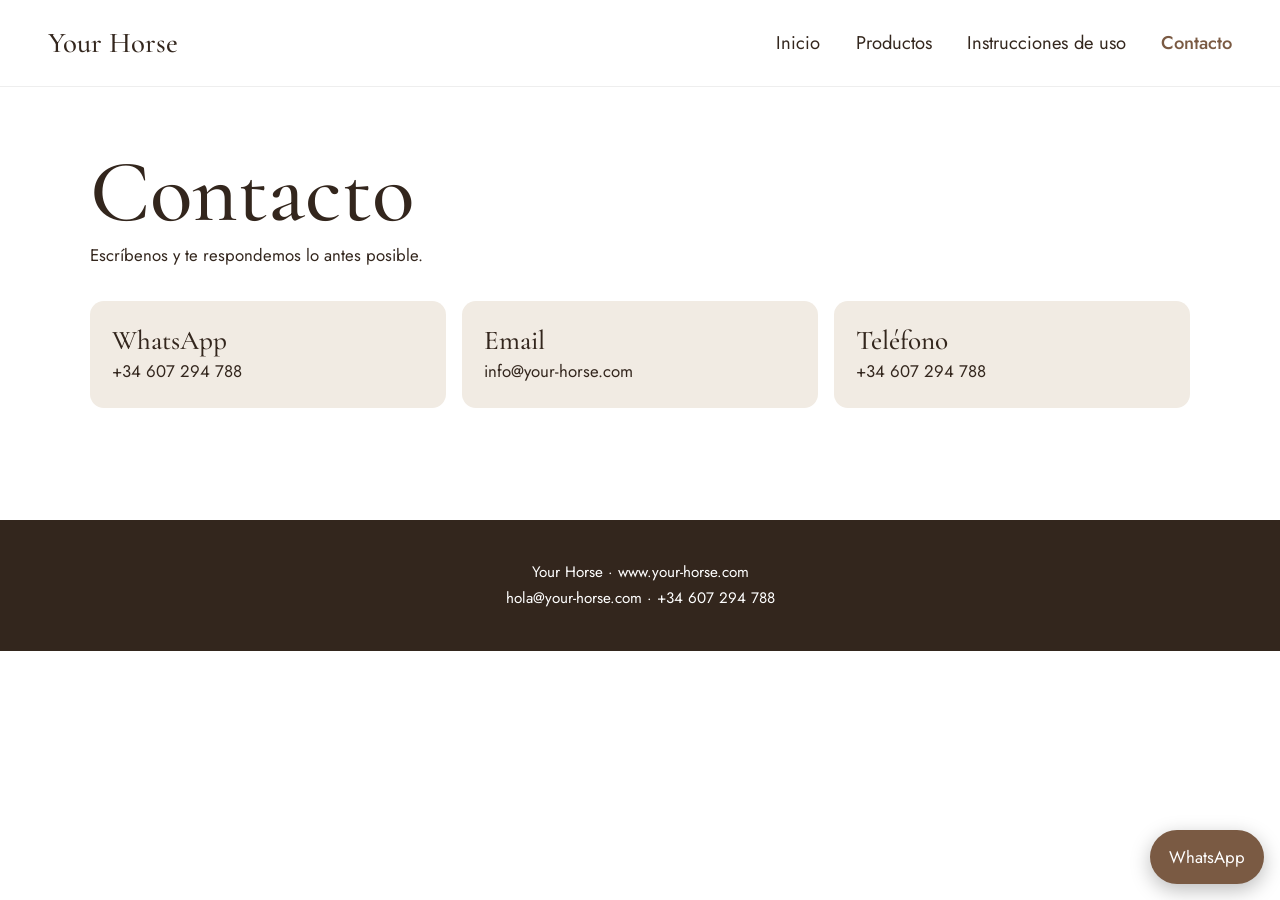
<file: contacto.html>
<!DOCTYPE html>
<html lang="es"><head><meta charset="utf-8"><meta name="viewport" content="width=device-width,initial-scale=1">
<title>Contacto · Your Horse</title><meta name="description" content="Escríbenos por WhatsApp, email o teléfono y te ayudamos a elegir tu placa Your Horse.">
<link rel="canonical" href="https://www.your-horse.com/contacto.html">
<meta property="og:title" content="Contacto · Your Horse"><meta property="og:description" content="Escríbenos por WhatsApp, email o teléfono y te ayudamos a elegir tu placa Your Horse."><meta property="og:type" content="website"><meta property="og:url" content="https://www.your-horse.com/contacto.html"><meta property="og:image" content="https://www.your-horse.com/media/portada.jpg">
<link rel="preconnect" href="https://fonts.googleapis.com"><link rel="preconnect" href="https://fonts.gstatic.com" crossorigin>
<link href="https://fonts.googleapis.com/css2?family=Cormorant+Garamond:wght@500&family=Jost:wght@400;500&display=swap" rel="stylesheet">
<link rel="stylesheet" href="style.css"></head>
<body data-page="contacto">
<main class="sec top"><div class="wrap"><h1>Contacto</h1><p>Escríbenos y te respondemos lo antes posible.</p>
<div class="links">
<a href="https://wa.me/34607294788?text=Hola%2C%20quiero%20informaci%C3%B3n%20sobre%20Your%20Horse." target="_blank" rel="noopener"><b>WhatsApp</b>+34 607 294 788</a>
<a href="mailto:info@your-horse.com"><b>Email</b>info@your-horse.com</a>
<a href="tel:+34607294788"><b>Teléfono</b>+34 607 294 788</a></div></div></main>
<script src="script.js"></script></body></html>
</file>
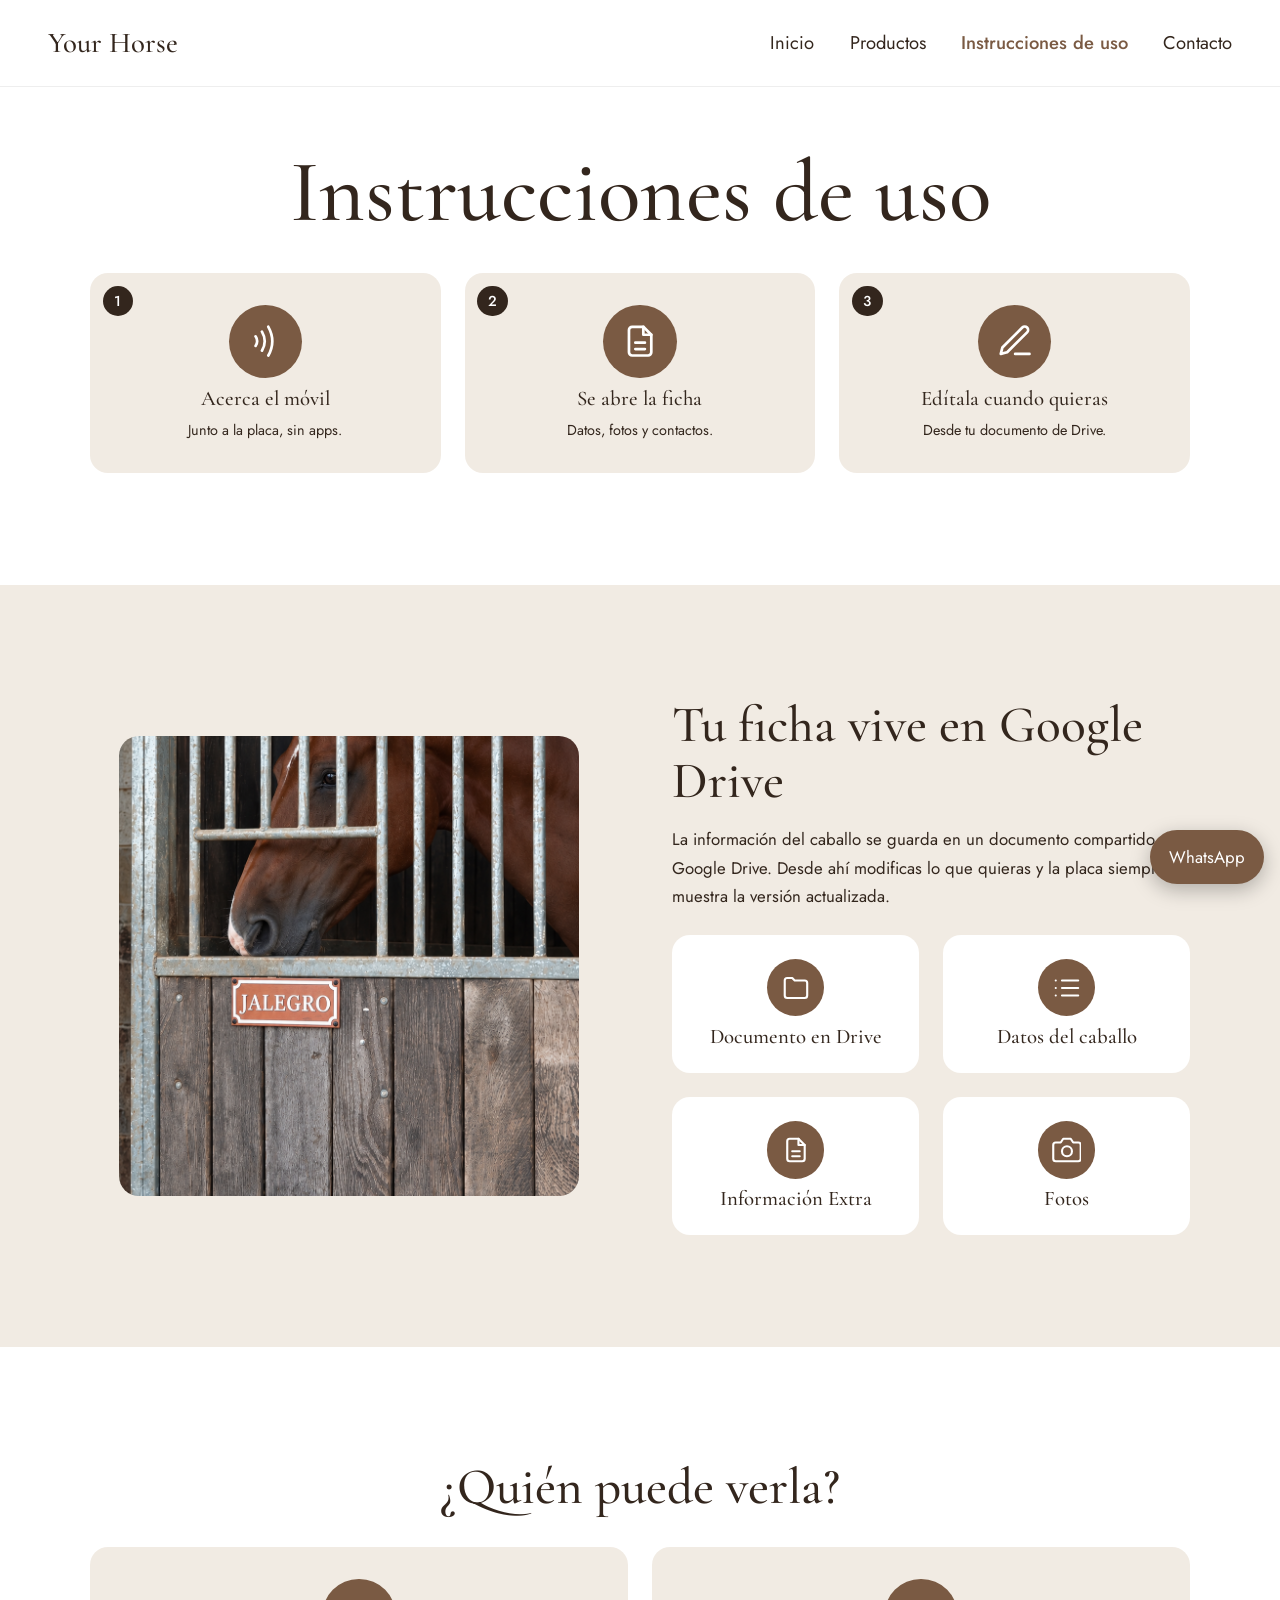
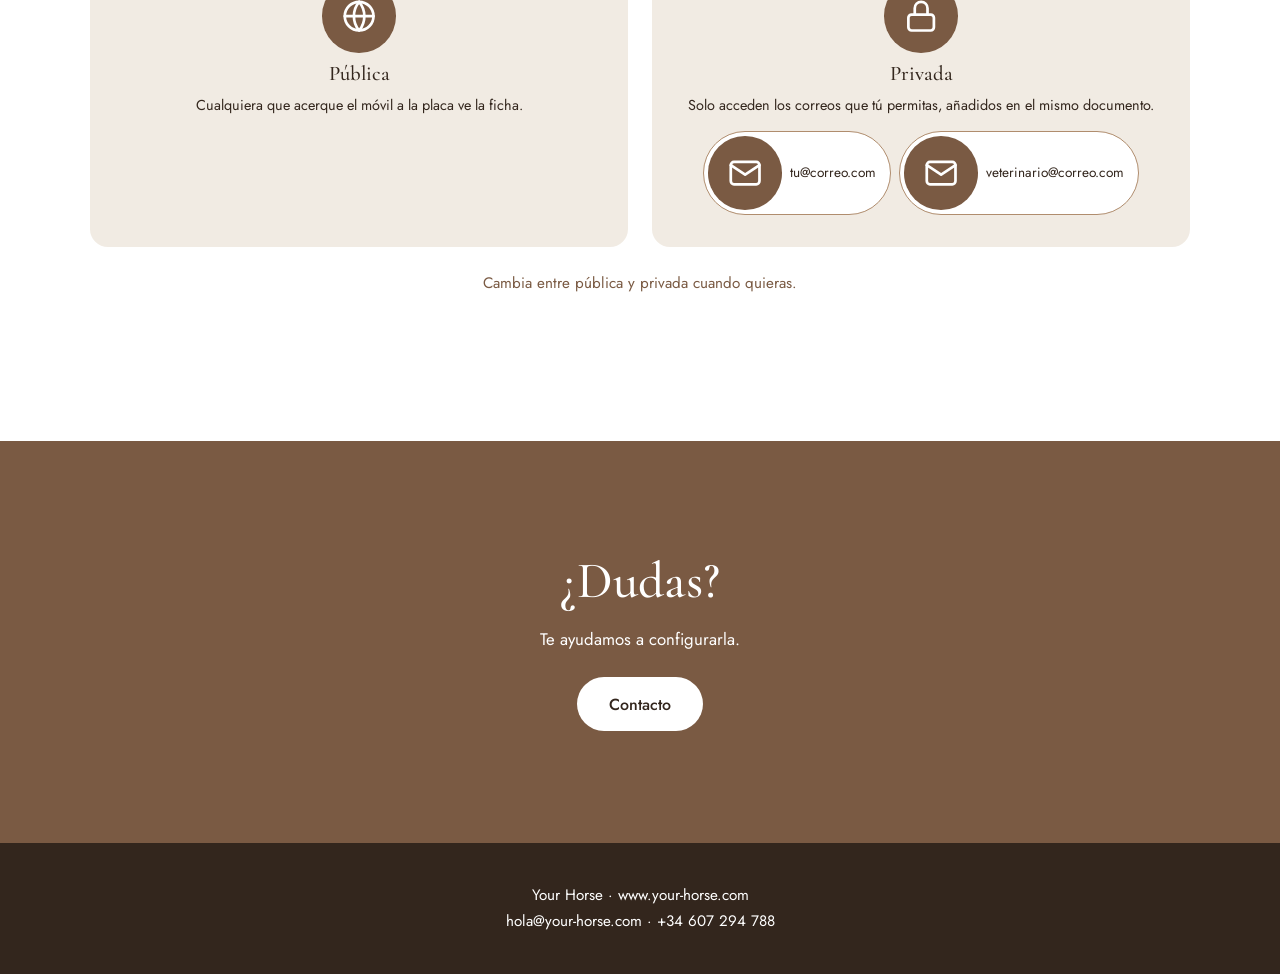
<file: instrucciones.html>
<!DOCTYPE html>
<html lang="es"><head><meta charset="utf-8"><meta name="viewport" content="width=device-width,initial-scale=1">
<title>Instrucciones de uso · Your Horse</title><meta name="description" content="Cómo usar tu placa Your Horse: acerca el móvil, edita la ficha en Google Drive y decide si es pública o privada.">
<link rel="canonical" href="https://www.your-horse.com/instrucciones.html">
<meta property="og:title" content="Instrucciones de uso · Your Horse"><meta property="og:description" content="Cómo usar tu placa Your Horse: acerca el móvil, edita la ficha en Google Drive y decide si es pública o privada."><meta property="og:type" content="website"><meta property="og:url" content="https://www.your-horse.com/instrucciones.html"><meta property="og:image" content="https://www.your-horse.com/media/portada.jpg">
<link rel="preconnect" href="https://fonts.googleapis.com"><link rel="preconnect" href="https://fonts.gstatic.com" crossorigin>
<link href="https://fonts.googleapis.com/css2?family=Cormorant+Garamond:wght@500&family=Jost:wght@400;500&display=swap" rel="stylesheet">
<link rel="stylesheet" href="style.css"></head>
<body data-page="instrucciones">
<main>
<section class="sec top"><div class="wrap"><h1 class="c">Instrucciones de uso</h1>
<div class="tiles k3">
<div class="tile big"><em class="num">1</em><i data-i="nfc"></i><b>Acerca el móvil</b><span>Junto a la placa, sin apps.</span></div>
<div class="tile big"><em class="num">2</em><i data-i="doc"></i><b>Se abre la ficha</b><span>Datos, fotos y contactos.</span></div>
<div class="tile big"><em class="num">3</em><i data-i="pencil"></i><b>Edítala cuando quieras</b><span>Desde tu documento de Drive.</span></div></div></div></section>
<section class="sec sand"><div class="wrap rv"><div class="cust"><div class="ph show"><img src="media/placa-caballo.PNG" alt="Placa Your Horse en la cuadra" loading="lazy"></div>
<div><h2>Tu ficha vive en Google Drive</h2><p>La información del caballo se guarda en un documento compartido de Google Drive. Desde ahí modificas lo que quieras y la placa siempre muestra la versión actualizada.</p>
<div class="tiles t2" style="margin-top:1.5rem"><div class="tile"><i data-i="folder"></i><b>Documento en Drive</b></div><div class="tile"><i data-i="list"></i><b>Datos del caballo</b></div><div class="tile"><i data-i="doc"></i><b>Información Extra</b></div><div class="tile"><i data-i="camera"></i><b>Fotos</b></div></div></div></div></div></section>
<section class="sec"><div class="wrap rv"><h2 class="c">¿Quién puede verla?</h2><div class="tiles k">
<div class="tile big"><i data-i="globe"></i><b>Pública</b><span>Cualquiera que acerque el móvil a la placa ve la ficha.</span></div>
<div class="tile big"><i data-i="lock"></i><b>Privada</b><span>Solo acceden los correos que tú permitas, añadidos en el mismo documento.</span>
<ul class="mails"><li><i data-i="mail"></i>tu@correo.com</li><li><i data-i="mail"></i>veterinario@correo.com</li></ul></div></div>
<p class="note c" style="margin-top:1.5rem">Cambia entre pública y privada cuando quieras.</p></div></section>
<section class="sec cta"><div class="rv"><h2>¿Dudas?</h2><p>Te ayudamos a configurarla.</p><a class="btn light" href="contacto.html">Contacto</a></div></section>
</main>
<script src="script.js"></script></body></html>
</file>
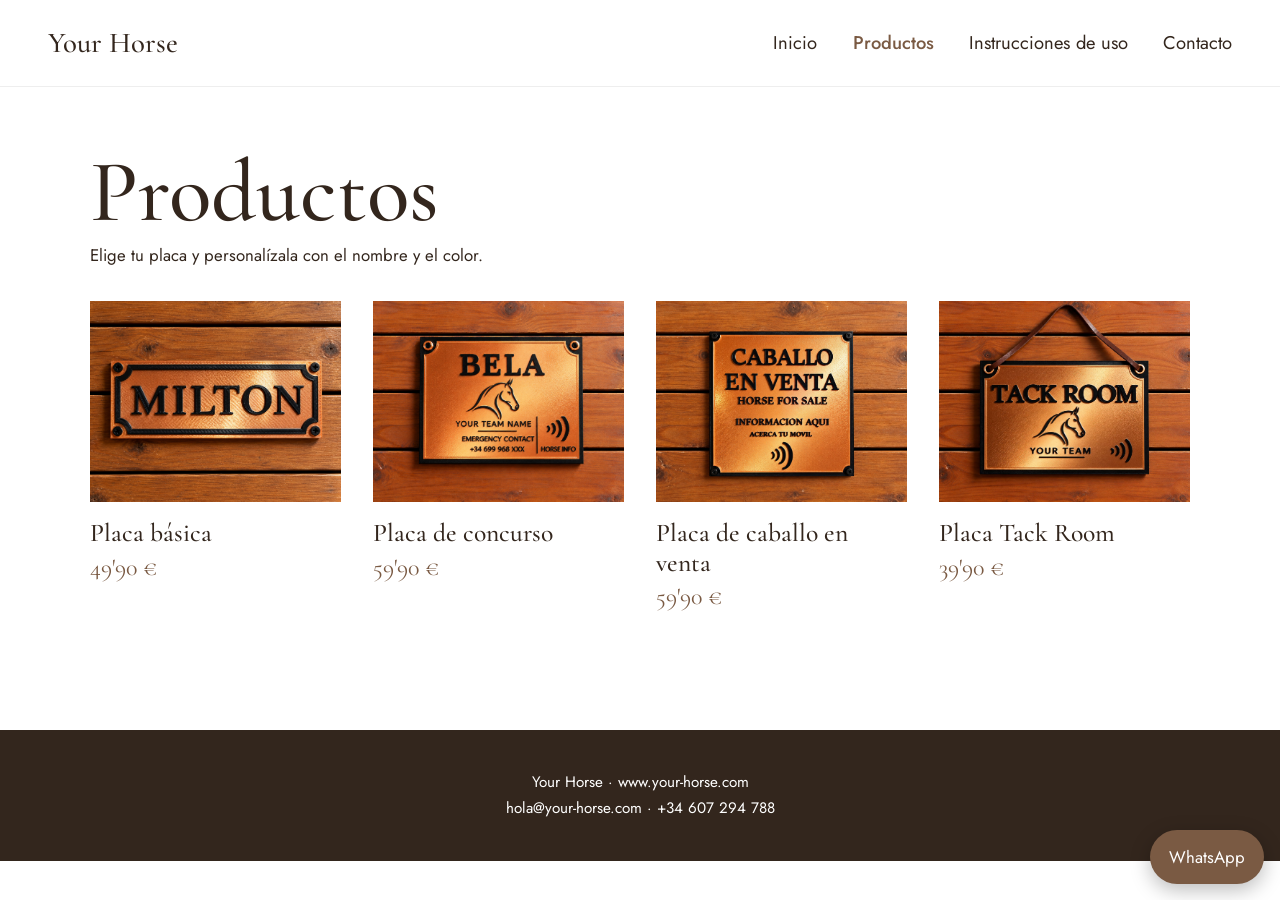
<file: productos.html>
<!DOCTYPE html>
<html lang="es"><head><meta charset="utf-8"><meta name="viewport" content="width=device-width,initial-scale=1">
<title>Productos · Your Horse</title><meta name="description" content="Placa básica 49'90 €, placa de concurso 59'90 €, placa de caballo en venta 59'90 € y placa Tack Room 39'90 €. Personalizadas con el nombre de tu caballo.">
<link rel="canonical" href="https://www.your-horse.com/productos.html">
<meta property="og:title" content="Productos · Your Horse"><meta property="og:description" content="Placa básica 49'90 €, placa de concurso 59'90 €, placa de caballo en venta 59'90 € y placa Tack Room 39'90 €. Personalizadas con el nombre de tu caballo."><meta property="og:type" content="website"><meta property="og:url" content="https://www.your-horse.com/productos.html"><meta property="og:image" content="https://www.your-horse.com/media/portada.jpg">
<link rel="preconnect" href="https://fonts.googleapis.com"><link rel="preconnect" href="https://fonts.gstatic.com" crossorigin>
<link href="https://fonts.googleapis.com/css2?family=Cormorant+Garamond:wght@500&family=Jost:wght@400;500&display=swap" rel="stylesheet">
<link rel="stylesheet" href="style.css"></head>
<body data-page="productos">
    
<main class="sec top"><div class="wrap"><h1 class="rv">Productos</h1><p>Elige tu placa y personalízala con el nombre y el color.</p>
<div class="grid">
<a class="card rv" href="placa-basica.html"><div class="ph"><img src="media/placa-basica-bronce.jpg" alt="Placa básica" loading="lazy"></div><h3>Placa básica</h3><p class="price">49'90 €</p></a>
<a class="card rv" href="placa-concurso.html"><div class="ph"><img src="media/placa-concurso.jpg" alt="Placa de concurso" loading="lazy"></div><h3>Placa de concurso</h3><p class="price">59'90 €</p></a>
<a class="card rv" href="placa-venta.html"><div class="ph"><img src="media/placa-venta.jpg" alt="Placa de caballo en venta" loading="lazy"></div><h3>Placa de caballo en venta</h3><p class="price">59'90 €</p></a>
<a class="card rv" href="placa-pack.html"><div class="ph"><img src="media/placa-extra.jpg" alt="Placa Tack Room" loading="lazy"></div><h3>Placa Tack Room</h3><p class="price">39'90 €</p></a>
</div></div></main><script src="script.js"></script></body></html>
</file>
<file: style.css>
:root{--sand:#f1ebe3;--tan:#b08d6e;--brown:#7a5a43;--deep:#33261d}
*{box-sizing:border-box;margin:0;padding:0}
html{scroll-behavior:smooth}
body{font:400 1.05rem/1.7 'Jost',sans-serif;color:var(--deep);background:#fff}
img,video{display:block;width:100%;height:100%;object-fit:cover}
h1,h2,h3{font-family:'Cormorant Garamond',serif;font-weight:500;line-height:1.1}
h1{font-size:clamp(2.6rem,11vw,5.5rem)}h2{font-size:clamp(2rem,7vw,3.2rem);margin-bottom:1rem}h3{font-size:1.8rem}
a{color:inherit}
.wrap{max-width:1100px;margin:auto}
.sec{padding:4.5rem 1.25rem}.top{padding-top:7.5rem}.sand{background:var(--sand)}
.btn{display:inline-block;padding:.95rem 2rem;background:var(--brown);color:#fff;text-decoration:none;border-radius:999px;font:500 1rem 'Jost',sans-serif;border:0;cursor:pointer;transition:background .3s}
.btn:hover,.btn:focus-visible{background:var(--deep)}.btn.light{background:#fff;color:var(--deep)}
:focus-visible{outline:2px solid var(--tan);outline-offset:3px}
header{position:fixed;inset:0 0 auto;z-index:20;display:flex;justify-content:space-between;align-items:center;padding:1rem 1.25rem;color:#fff;transition:background .3s,color .3s}
header.solid,header.open{background:#fff;color:var(--deep);box-shadow:0 1px 0 #0001}
.logo{font:500 1.8rem 'Cormorant Garamond',serif;text-decoration:none}
nav{display:none;position:absolute;top:100%;left:0;right:0;background:#fff;padding:1rem 1.25rem 1.5rem}
header.open nav{display:grid;gap:.6rem}
nav a{text-decoration:none;padding:.4rem 0;font-size:1.15rem}nav a.on{color:var(--brown);font-weight:500}
.burger{background:none;border:0;color:inherit;font-size:1.8rem;cursor:pointer;line-height:1}
.hero{position:relative;height:100svh;min-height:520px;color:#fff;display:grid;place-items:center;text-align:center;padding:1.5rem;overflow:hidden;background:var(--deep)}
.hero video{position:absolute;inset:0}.hero::after{content:"";position:absolute;inset:0;background:rgba(73, 64, 64, 0.863)}
.hero div{position:relative;z-index:1;max-width:700px;animation:in 1.4s ease both}
.hero p{font-size:1.25rem;margin:1rem 0 2rem}
@keyframes in{from{opacity:0;transform:translateY(20px)}}
.intro{max-width:680px;margin:auto;text-align:center}
.duo{display:grid;grid-template-columns:1fr 1fr;gap:.75rem;max-width:1100px;margin:auto}
.duo figure>div,.ph{aspect-ratio:5/4;background:var(--sand);overflow:hidden}
.duo p{margin-top:.75rem;font-size:.95rem;line-height:1.5}
.who{max-width:680px;margin:auto}.who li{list-style:none;padding:1rem 0;border-bottom:1px solid #7a5a4340}
.who b{font-family:'Cormorant Garamond',serif;font-size:1.5rem;font-weight:500;display:block}
.cta{text-align:center;background:var(--brown);color:#fff}.cta p{margin-bottom:1.5rem}
.grid{display:grid;grid-template-columns:1fr 1fr;gap:1.5rem .9rem;margin-top:2rem}
.card{text-decoration:none;display:block}.card .ph{aspect-ratio:5/4;margin-bottom:1rem}
.card img{transition:transform .6s}.card:hover img{transform:scale(1.04)}
.card h3{font-size:1.25rem;line-height:1.15}.card .price{font-size:1.3rem}
.price{font-family:'Cormorant Garamond',serif;font-size:1.7rem;color:var(--brown)}
.two{display:grid;gap:2rem}.pp .ph{aspect-ratio:1}.pp p{margin:.8rem 0}
.back{font-size:.95rem;color:var(--brown)}
label,legend{display:block;margin-top:1.25rem;font-weight:500}
input[type=text],input[type=tel]{width:100%;padding:.9rem 1rem;border:1px solid var(--tan);border-radius:10px;font:inherit;margin-top:.4rem}
fieldset{border:0}.chips{display:flex;flex-wrap:wrap;gap:.6rem;margin:.5rem 0 1.75rem}
.chips label{margin:0;font-weight:400}.chips input{position:absolute;opacity:0}
.chips span{display:block;padding:.55rem 1.1rem;border:1px solid var(--tan);border-radius:999px;cursor:pointer}
.chips input:checked+span{background:var(--deep);color:#fff;border-color:var(--deep)}
.chips input:focus-visible+span{outline:2px solid var(--tan);outline-offset:2px}
.links{display:grid;gap:1rem;margin-top:2rem}
.links a{display:block;padding:1.4rem;background:var(--sand);text-decoration:none;border-radius:14px}
.links b{font:500 1.7rem 'Cormorant Garamond',serif;display:block}
footer{padding:2.5rem 1.25rem;text-align:center;background:var(--deep);color:#fff;font-size:.95rem}
.wa{position:fixed;right:1rem;bottom:1rem;z-index:30;background:var(--brown);color:#fff;padding:.8rem 1.2rem;border-radius:999px;text-decoration:none;box-shadow:0 6px 20px #0004}
.rv{opacity:0;transform:translateY(18px);transition:opacity .9s,transform .9s}.rv.v{opacity:1;transform:none}
@media(min-width:800px){
header{padding:1.3rem 3rem}.burger{display:none}
nav{display:flex!important;position:static;background:none;padding:0;gap:2.2rem}
.sec{padding:7rem 3rem}.top{padding-top:9rem}.grid{grid-template-columns:repeat(4,1fr);gap:2rem}.card h3{font-size:1.6rem}.card .price{font-size:1.5rem}
.two{grid-template-columns:1fr 1fr;gap:4rem;align-items:center}.links{grid-template-columns:repeat(3,1fr)}
.duo{gap:2rem}.duo p{font-size:1.05rem}}
@media(prefers-reduced-motion:reduce){*{animation:none!important;transition:none!important}.rv{opacity:1;transform:none}html{scroll-behavior:auto}}
[hidden]{display:none!important}
.chk{display:flex;gap:.7rem;align-items:flex-start;font-weight:400}.chk input{margin-top:.45rem;accent-color:var(--brown)}
/* v2: iconos, tiles, personalización, instrucciones */
.c{text-align:center;margin-bottom:2rem}
.tiles{display:grid;grid-template-columns:1fr 1fr;gap:.9rem}
.tiles.k{grid-template-columns:1fr}.tiles.k3{grid-template-columns:repeat(3,1fr)}
.tile{position:relative;background:var(--sand);border-radius:18px;padding:1.5rem .9rem;text-align:center;display:flex;flex-direction:column;align-items:center;gap:.6rem;transition:transform .3s,box-shadow .3s}
.sand .tile{background:#fff}
.tile:hover{transform:translateY(-4px);box-shadow:0 10px 24px #33261d1f}
.tile b{font:500 1.3rem/1.1 'Cormorant Garamond',serif}
.tile span{font-size:.9rem;line-height:1.4}
.tile.big{padding:2rem 1.2rem}.tile.big i[data-i]{width:4.6rem;height:4.6rem}
i[data-i]{display:inline-grid;place-items:center;width:3.6rem;height:3.6rem;border-radius:50%;background:var(--brown);color:#fff;flex:none}
i[data-i] svg{width:52%;height:52%;fill:none;stroke:currentColor;stroke-width:1.7;stroke-linecap:round;stroke-linejoin:round}
.num{position:absolute;top:.8rem;left:.8rem;width:1.9rem;height:1.9rem;border-radius:50%;background:var(--deep);color:#fff;display:grid;place-items:center;font:500 .9rem 'Jost',sans-serif;font-style:normal}
.nfc{display:inline-flex;align-items:center;gap:.7rem;background:var(--sand);padding:.4rem 1.2rem .4rem .4rem;border-radius:999px;font-size:.95rem;margin:1rem 0 .4rem}
.nfc i[data-i]{width:2.4rem;height:2.4rem}
.cust{display:grid;gap:2rem}
.ph{position:relative}.ph.show{aspect-ratio:1;max-width:460px;width:100%;margin:auto;border-radius:20px}
.ph.tint::after{content:"";position:absolute;inset:0;background:var(--tint);mix-blend-mode:multiply;opacity:.55;pointer-events:none}
.sh{margin:1.6rem 0 .2rem}
.swatches{display:flex;flex-wrap:wrap;gap:.8rem;margin:.8rem 0 1.5rem}
.sw{position:relative;margin:0;width:4.6rem;display:flex;flex-direction:column;align-items:center;gap:.4rem;font-weight:400;cursor:pointer}
.sw input{position:absolute;opacity:0}
.sw span{width:3.2rem;height:3.2rem;border-radius:50%;border:2px solid #fff;box-shadow:0 0 0 1px #33261d40;transition:transform .2s,box-shadow .2s}
.sw:hover span{transform:scale(1.1)}
.sw input:checked+span{box-shadow:0 0 0 3px var(--deep)}
.sw input:focus-visible+span{outline:2px solid var(--tan);outline-offset:4px}
.sw em{font-style:normal;font-size:.78rem;text-align:center;line-height:1.2}
.note{font-size:.95rem;color:var(--brown)}
.mails{list-style:none;display:flex;flex-wrap:wrap;gap:.5rem;justify-content:center;margin-top:.4rem}
.mails li{display:flex;align-items:center;gap:.5rem;background:#fff;border:1px solid var(--tan);border-radius:999px;padding:.25rem .9rem .25rem .25rem;font-size:.85rem}
.mails i[data-i]{width:1.7rem;height:1.7rem}
.intro .nfc{margin-top:1.2rem}
@media(min-width:800px){
.tiles{grid-template-columns:repeat(4,1fr);gap:1.5rem}.tiles.t2{grid-template-columns:1fr 1fr}.tiles.k{grid-template-columns:1fr 1fr}.tiles.k3{grid-template-columns:repeat(3,1fr)}
.cust{grid-template-columns:1fr 1fr;gap:4rem;align-items:center}}

/* v3 */
.hero i[data-i]{display:grid;margin:1.8rem auto 0;width:3.4rem;height:3.4rem;background:#ffffff26;border:1px solid #fff9;animation:pulse 2.4s ease-out infinite}
@keyframes pulse{0%{box-shadow:0 0 0 0 #fff6}100%{box-shadow:0 0 0 18px #fff0}}
.cust .tile:hover{transform:none;box-shadow:none}
@media(max-width:799px){
.tiles.k3{gap:.5rem}
.tiles.k3 .tile.big{padding:2.2rem .4rem 1rem;gap:.4rem}
.tiles.k3 i[data-i]{width:2.8rem;height:2.8rem}
.tiles.k3 b{font-size:1rem}.tiles.k3 span{font-size:.72rem}
.tiles.k3 .num{width:1.5rem;height:1.5rem;font-size:.75rem;top:.5rem;left:.5rem}
.pzs{padding-top:4.6rem;padding-bottom:2rem}
.pzs h2.c{font-size:1.75rem;margin-bottom:.8rem}
.cust.pz{gap:.8rem}
.pz .ph.show{max-width:200px}
.pz .tiles.t2{grid-template-columns:repeat(4,1fr);gap:.4rem}
.pz .tile{padding:.6rem .2rem;gap:.3rem;border-radius:12px}
.pz .tile i[data-i]{width:2.2rem;height:2.2rem}
.pz .tile b{font-size:.9rem}
.pz .sh{margin:.8rem 0 0;font-size:1.3rem}
.pz .swatches{flex-wrap:nowrap;justify-content:space-between;gap:.2rem;margin:.4rem 0 .5rem}
.pz .sw{width:auto;flex:1;min-width:0;gap:.25rem}
.pz .sw span{width:2.1rem;height:2.1rem}
.pz .sw em{font-size:.6rem}
.pz .note{font-size:.8rem;line-height:1.3}}

/* v4: pago */
.pp .btn{margin:0 .6rem .8rem 0}
.btn.alt{background:none;color:var(--deep);border:1px solid var(--deep)}
.btn.alt:hover,.btn.alt:focus-visible{background:var(--deep);color:#fff}

/* v5: ficha de producto en una columna (título, texto, foto, colores, pago) */
.wrap.one{max-width:620px}
.pp h1{font-size:clamp(2.4rem,9vw,3.6rem)}
.pp .ph.show{margin:1.5rem auto 0;max-width:400px}

/* v6: ficha de producto - móvil: título, texto, foto, colores y pago en una columna; ordenador: foto a un lado y texto al otro */
.pp fieldset{margin-top:1.5rem}
.pp .swatches{flex-wrap:nowrap;justify-content:space-between;gap:.3rem;margin:.6rem 0 1.5rem}
.pp .sw{width:auto;flex:1;min-width:0;gap:.3rem}
.pp .sw:last-child{flex:1.6}
.pp .sw span{width:clamp(1.9rem,9.5vw,2.5rem);height:clamp(1.9rem,9.5vw,2.5rem)}
.pp .sw em{font-size:.58rem;overflow-wrap:normal}
@media(min-width:800px){
.wrap.one{max-width:1400px;display:grid;grid-template-columns:1fr 1fr;column-gap:4rem}
.pp-top{grid-column:2;grid-row:1;align-self:end}
.pp-bot{grid-column:2;grid-row:2;align-self:start}
.pp .ph.show{grid-column:1;grid-row:1 / span 2;align-self:center;max-width:680px;margin:0 auto}
.pp h1{font-size:clamp(2.8rem,4.6vw,4.4rem)}
.pp .sw span{width:clamp(2.6rem,3.6vw,3.6rem);height:clamp(2.6rem,3.6vw,3.6rem)}
.pp .sw em{font-size:clamp(.6rem,1.05vw,.8rem)}
.pp .btn{margin-top:.5rem}}
</file>
